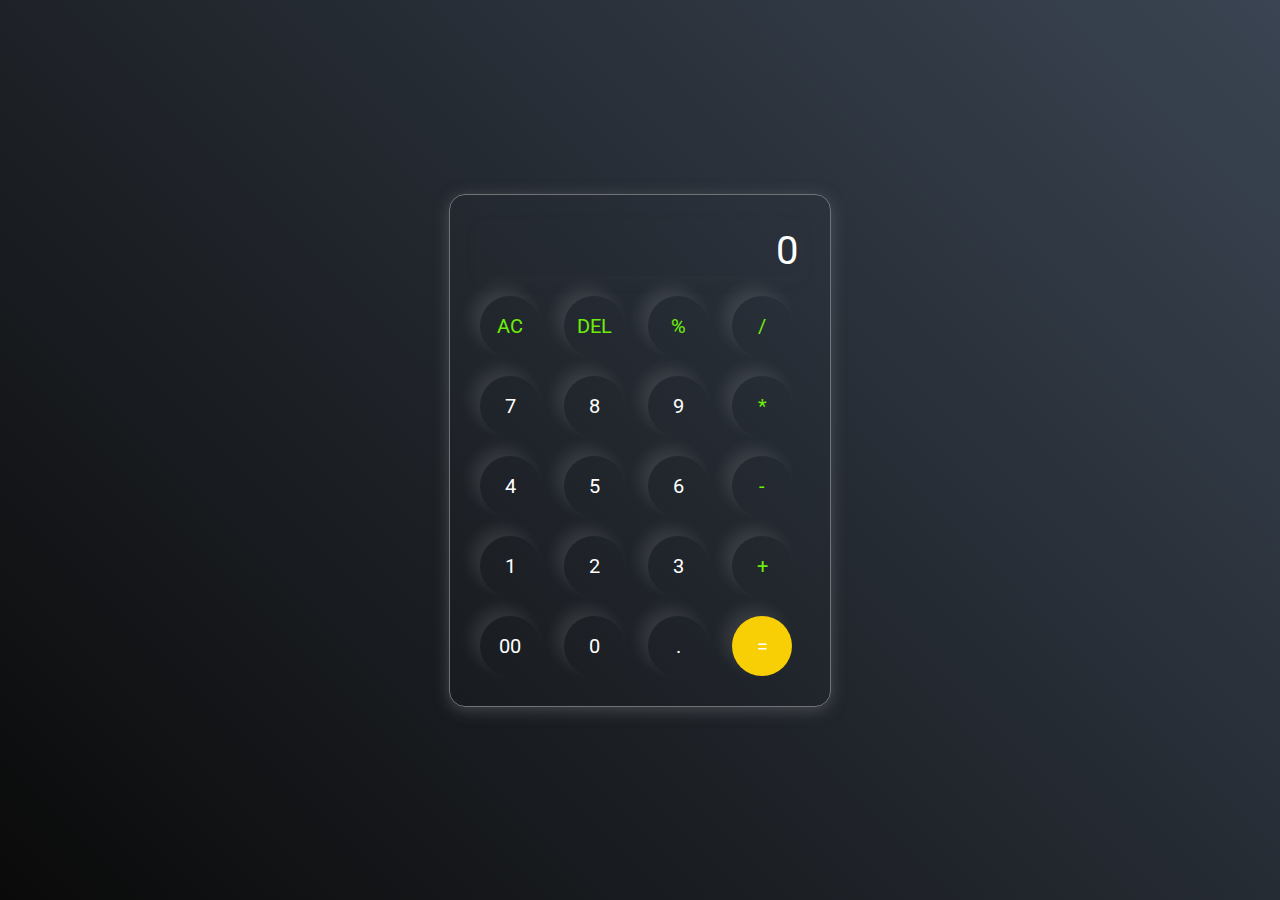
<file: calculator.html>
<!-- calculator demo project on 2024.10.01 -->

<!DOCTYPE html>
<html lang="en">
<head>
    <meta charset="UTF-8">
    <meta http-equiv="X-UA-Compatible" content="IE=edge">
    <meta name="viewport" content="width=device-width, initial-scale=1.0">
    <link rel="stylesheet" href="assets/css/calculator.css">
    <link rel="icon" href="assets/img/logo.png">
    
    <title>web.calculator</title>
</head>
<body>
    <div class="calculator">
        <input type="text" placeholder="0"  id="inputBox">
        <div>
            <button class="operator">AC</button>
            <button class="operator">DEL</button>
            <button class="operator">%</button>
            <button class="operator">/</button>
        </div>
        <div>
            <button>7</button>
            <button>8</button>
            <button>9</button>
            <button class="operator">*</button>
        </div>
        <div>
            <button>4</button>
            <button>5</button>
            <button>6</button>
            <button class="operator">-</button>
        </div>
        <div>
            <button>1</button>
            <button>2</button>
            <button>3</button>
            <button class="operator">+</button>
        </div>
        <div>
            <button>00</button>
            <button>0</button>
            <button>.</button>
            <button class="equalBtn">=</button>
        </div>
    </div>
    <script src="assets/js/script.js"></script>
</body>
</html>
</file>
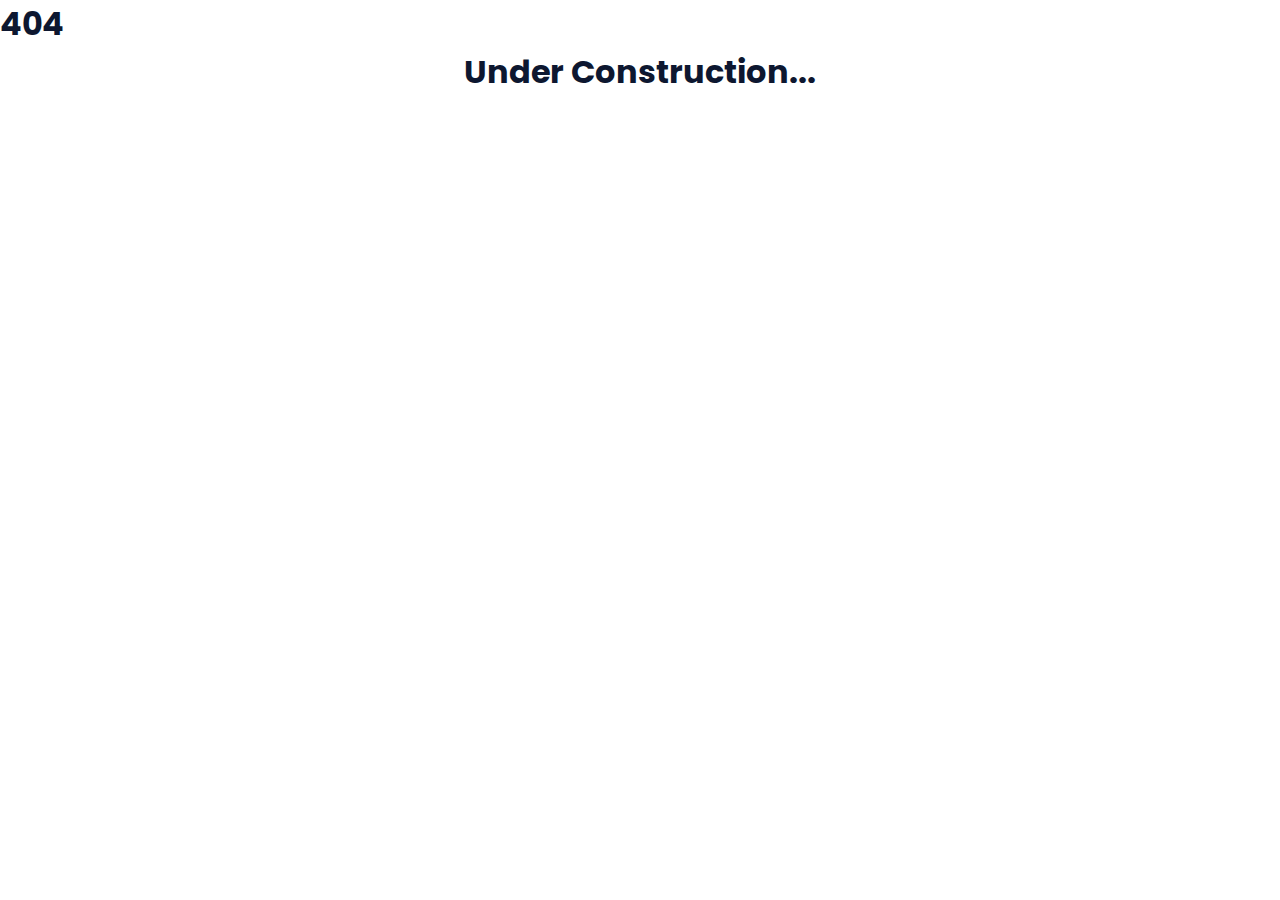
<file: work.html>
<!DOCTYPE html>
<html lang="en">
<head>
    <meta charset="UTF-8">
    <meta name="viewport" content="width=device-width, initial-scale=1.0">
    <title>Works</title>
    <link rel="stylesheet" href="assets/css/styles.css">
</head>
<body>
    <h1 class="align">404 <br> <P>Under Construction...</P></h1>
</body>
</html>
</file>
<file: assets/css/calculator.css>
@import url('https://fonts.googleapis.com/css2?family=Roboto:wght@100;500&display=swap');

*{
    margin: 0;
    padding: 0;
    box-sizing: border-box;
    font-family: "Roboto", sans-serif;
      
}

body
{
    width: 100%;
    height: 100vh;
    display: flex;
    justify-content: center;
    align-items: center;
    background: linear-gradient(45deg, #0a0a0a, #3a4452);
}

.calculator
{
    border: 1px solid #717377;
    padding: 20px;
    border-radius: 16px;
    background: transparent;
    box-shadow: 0px 3px 15px rgba(113, 115, 119, 0.5);

}


input
{
    width: 320px;
    border: none;
    padding: 2px;
    margin: 10px;
    background: transparent;
    box-shadow: 0px 3px 15px rgba(84, 84, 84, 0.1);
    font-size: 40px;
    text-align: right;
    cursor: pointer;
    color: #ffffff;
}


input::placeholder
{
    color: #ffffff;
}

button
{
    border: none;
    width: 60px;
    height: 60px;
    margin: 10px;
    border-radius: 50%;
    background: transparent;
    color: #ffffff;
    font-size: 20px;
    box-shadow: -8px -8px 15px rgba(255, 255, 255, 0.1);
    cursor: pointer;
}

.operator
{
    color: #6dee0a;
}

.equalBtn
{
   background-color: #F8CF04;
}
</file>
<file: assets/css/styles.css>
/*===== GOOGLE FONTS =====*/
@import url("https://fonts.googleapis.com/css2?family=Poppins:wght@400;600;700&display=swap");
/*===== VARIABLES CSS =====*/
:root {
  --header-height: 3rem;
  --font-semi: 600;
  /*===== Colores =====*/
  /*Purple 260 - Red 355 - Blue 224 - Pink 340*/
  /* HSL color mode */
  --hue-color: 224;
  --first-color: hsl(var(--hue-color), 89%, 60%);
  --second-color: hsl(var(--hue-color), 56%, 12%);
  /*===== Fuente y tipografia =====*/
  --body-font: "Poppins", sans-serif;
  --big-font-size: 2rem;
  --h2-font-size: 1.25rem;
  --normal-font-size: .938rem;
  --smaller-font-size: .75rem;
  /*===== Margenes =====*/
  --mb-2: 1rem;
  --mb-4: 2rem;
  --mb-5: 2.5rem;
  --mb-6: 3rem;
  /*===== z index =====*/
  --z-back: -10;
  --z-fixed: 100;
}
@media screen and (min-width: 968px) {
  :root {
    --big-font-size: 3.5rem;
    --h2-font-size: 2rem;
    --normal-font-size: 1rem;
    --smaller-font-size: .875rem;
  }
}

/*===== BASE =====*/
*, ::before, ::after {
  box-sizing: border-box;
}

html {
  scroll-behavior: smooth;
}

body {
  margin: var(--header-height) 0 0 0;
  font-family: var(--body-font);
  font-size: var(--normal-font-size);
  color: var(--second-color);
}

h1, h2, p {
  margin: 0;
}

ul {
  margin: 0;
  padding: 0;
  list-style: none;
}

a {
  text-decoration: none;
}

img {
  max-width: 100%;
  height: auto;
  display: block;
}

/*===== CLASS CSS ===== */
.section-title {
  position: relative;
  font-size: var(--h2-font-size);
  color: var(--first-color);
  margin-top: var(--mb-2);
  margin-bottom: var(--mb-4);
  text-align: center;
}
.section-title::after {
  position: absolute;
  content: "";
  width: 64px;
  height: 0.18rem;
  left: 0;
  right: 0;
  margin: auto;
  top: 2rem;
  background-color: var(--first-color);
}

.section {
  padding-top: 3rem;
  padding-bottom: 2rem;
}

/*===== LAYOUT =====*/
.bd-grid {
  max-width: 1024px;
  display: grid;
  margin-left: var(--mb-2);
  margin-right: var(--mb-2);
}

.l-header {
  width: 100%;
  position: fixed;
  top: 0;
  left: 0;
  z-index: var(--z-fixed);
  background-color: #fff;
  box-shadow: 0 1px 4px rgba(146, 161, 176, 0.15);
}

/*===== NAV =====*/
.nav {
  height: var(--header-height);
  display: flex;
  justify-content: space-between;
  align-items: center;
  font-weight: var(--font-semi);
}
@media screen and (max-width: 767px) {
  .nav__menu {
    position: fixed;
    top: var(--header-height);
    right: -100%;
    width: 80%;
    height: 100%;
    padding: 2rem;
    background-color: var(--second-color);
    transition: 0.5s;
  }
}
.nav__item {
  margin-bottom: var(--mb-4);
}
.nav__link {
  position: relative;
  color: #fff;
}
.nav__link:hover {
  position: relative;
}
.nav__link:hover::after {
  position: absolute;
  content: "";
  width: 100%;
  height: 0.18rem;
  left: 0;
  top: 2rem;
  background-color: var(--first-color);
}
.nav__logo {
  color: var(--second-color);
}
.nav__toggle {
  color: var(--second-color);
  font-size: 1.5rem;
  cursor: pointer;
}

/*Active menu*/
.active-link::after {
  position: absolute;
  content: "";
  width: 100%;
  height: 0.18rem;
  left: 0;
  top: 2rem;
  background-color: var(--first-color);
}

/*=== Show menu ===*/
.show {
  right: 0;
}

/*===== HOME =====*/
.home {
  position: relative;
  row-gap: 5rem;
  padding: 4rem 0 5rem;
}
.home__data {
  align-self: center;
}
.home__title {
  font-size: var(--big-font-size);
  margin-bottom: var(--mb-5);
}
.home__title-color {
  color: var(--first-color);
}
.home__social {
  display: flex;
  flex-direction: column;
}
.home__social-icon {
  width: max-content;
  margin-bottom: var(--mb-2);
  font-size: 1.5rem;
  color: var(--second-color);
}
.home__social-icon:hover {
  color: var(--first-color);
}
.home__img {
  position: absolute;
  right: 0;
  bottom: 0;
  width: 260px;
}
.home__blob {
  fill: var(--first-color);
}
.home__blob-img {
  width: 360px;
}

/*BUTTONS*/
.button {
  display: inline-block;
  background-color: var(--first-color);
  color: #fff;
  padding: 0.75rem 2.5rem;
  font-weight: var(--font-semi);
  border-radius: 0.5rem;
  transition: 0.3s;
}
.button:hover {
  box-shadow: 0px 10px 36px rgba(0, 0, 0, 0.15);
}

/* ===== ABOUT =====*/
.about__container {
  row-gap: 2rem;
  text-align: center;
}
.about__subtitle {
  margin-bottom: var(--mb-2);
}
.about__img {
  justify-self: center;
}
.about__img img {
  width: 200px;
  border-radius: 0.5rem;
}

/* ===== SKILLS =====*/
.skills__container {
  row-gap: 2rem;
  text-align: center;
}
.skills__subtitle {
  margin-bottom: var(--mb-2);
}
.skills__text {
  margin-bottom: var(--mb-4);
}
.skills__data {
  display: flex;
  justify-content: space-between;
  align-items: center;
  position: relative;
  font-weight: var(--font-semi);
  padding: 0.5rem 1rem;
  margin-bottom: var(--mb-4);
  border-radius: 0.5rem;
  box-shadow: 0px 4px 25px rgba(14, 36, 49, 0.15);
}
.skills__icon {
  font-size: 2rem;
  margin-right: var(--mb-2);
  color: var(--first-color);
}
.skills__names {
  display: flex;
  align-items: center;
}
.skills__bar {
  position: absolute;
  left: 0;
  bottom: 0;
  background-color: var(--first-color);
  height: 0.25rem;
  border-radius: 0.5rem;
  z-index: var(--z-back);
}
.skills__html {
  width: 50%;
}
.skills__css {
  width: 30%;
}
.skills__js {
  width: 15%;
}
.skills__ux {
  width: 60%;
}
.skills__img {
  border-radius: 0.5rem;
}

/* ===== WORK =====*/
.work__container {
  row-gap: 2rem;
}
.work__img {
  box-shadow: 0px 4px 25px rgba(14, 36, 49, 0.15);
  border-radius: 0.5rem;
  overflow: hidden;
}
.work__img img {
  transition: 1s;
}
.work__img img:hover {
  transform: scale(1.1);
}

/* ===== CONTACT =====*/
.contact__input {
  width: 100%;
  font-size: var(--normal-font-size);
  font-weight: var(--font-semi);
  padding: 1rem;
  border-radius: 0.5rem;
  border: 1.5px solid var(--second-color);
  outline: none;
  margin-bottom: var(--mb-4);
}
.contact__button {
  display: block;
  border: none;
  outline: none;
  font-size: var(--normal-font-size);
  cursor: pointer;
  margin-left: auto;
}

/* ===== FOOTER =====*/
.footer {
  background-color: var(--second-color);
  color: #fff;
  text-align: center;
  font-weight: var(--font-semi);
  padding: 2rem 0;
}
.footer__title {
  font-size: 2rem;
  margin-bottom: var(--mb-4);
}
.footer__social {
  margin-bottom: var(--mb-4);
}
.footer__icon {
  font-size: 1.5rem;
  color: #fff;
  margin: 0 var(--mb-2);
}
.footer__copy {
  font-size: var(--smaller-font-size);
}

/* ===== MEDIA QUERIES=====*/
@media screen and (max-width: 320px) {
  .home {
    row-gap: 2rem;
  }
  .home__img {
    width: 200px;
  }
}
@media screen and (min-width: 576px) {
  .home {
    padding: 4rem 0 2rem;
  }
  .home__social {
    padding-top: 0;
    padding-bottom: 2.5rem;
    flex-direction: row;
    align-self: flex-end;
  }
  .home__social-icon {
    margin-bottom: 0;
    margin-right: var(--mb-4);
  }
  .home__img {
    width: 300px;
    bottom: 25%;
  }
  .about__container {
    grid-template-columns: repeat(2, 1fr);
    align-items: center;
    text-align: initial;
  }
  .skills__container {
    grid-template-columns: 0.7fr;
    justify-content: center;
    column-gap: 1rem;
  }
  .work__container {
    grid-template-columns: repeat(2, 1fr);
    column-gap: 2rem;
    padding-top: 2rem;
  }
  .contact__form {
    width: 360px;
    padding-top: 2rem;
  }
  .contact__container {
    justify-items: center;
  }
}
@media screen and (min-width: 768px) {
  body {
    margin: 0;
  }
  .section {
    padding-top: 4rem;
    padding-bottom: 3rem;
  }
  .section-title {
    margin-bottom: var(--mb-6);
  }
  .section-title::after {
    width: 80px;
    top: 3rem;
  }
  .nav {
    height: calc(var(--header-height) + 1.5rem);
  }
  .nav__list {
    display: flex;
    padding-top: 0;
  }
  .nav__item {
    margin-left: var(--mb-6);
    margin-bottom: 0;
  }
  .nav__toggle {
    display: none;
  }
  .nav__link {
    color: var(--second-color);
  }
  .home {
    padding: 8rem 0 2rem;
  }
  .home__img {
    width: 400px;
    bottom: 10%;
  }
  .about__container {
    padding-top: 2rem;
  }
  .about__img img {
    width: 300px;
  }
  .skills__container {
    grid-template-columns: repeat(2, 1fr);
    column-gap: 2rem;
    align-items: center;
    text-align: initial;
  }
  .work__container {
    grid-template-columns: repeat(3, 1fr);
    column-gap: 2rem;
  }
}
@media screen and (min-width: 992px) {
  .bd-grid {
    margin-left: auto;
    margin-right: auto;
  }
  .home {
    padding: 10rem 0 2rem;
  }
  .home__img {
    width: 450px;
  }
}






.align
{
  align-items: center;
  justify-content: center;
  justify-items: center;
}
</file>
